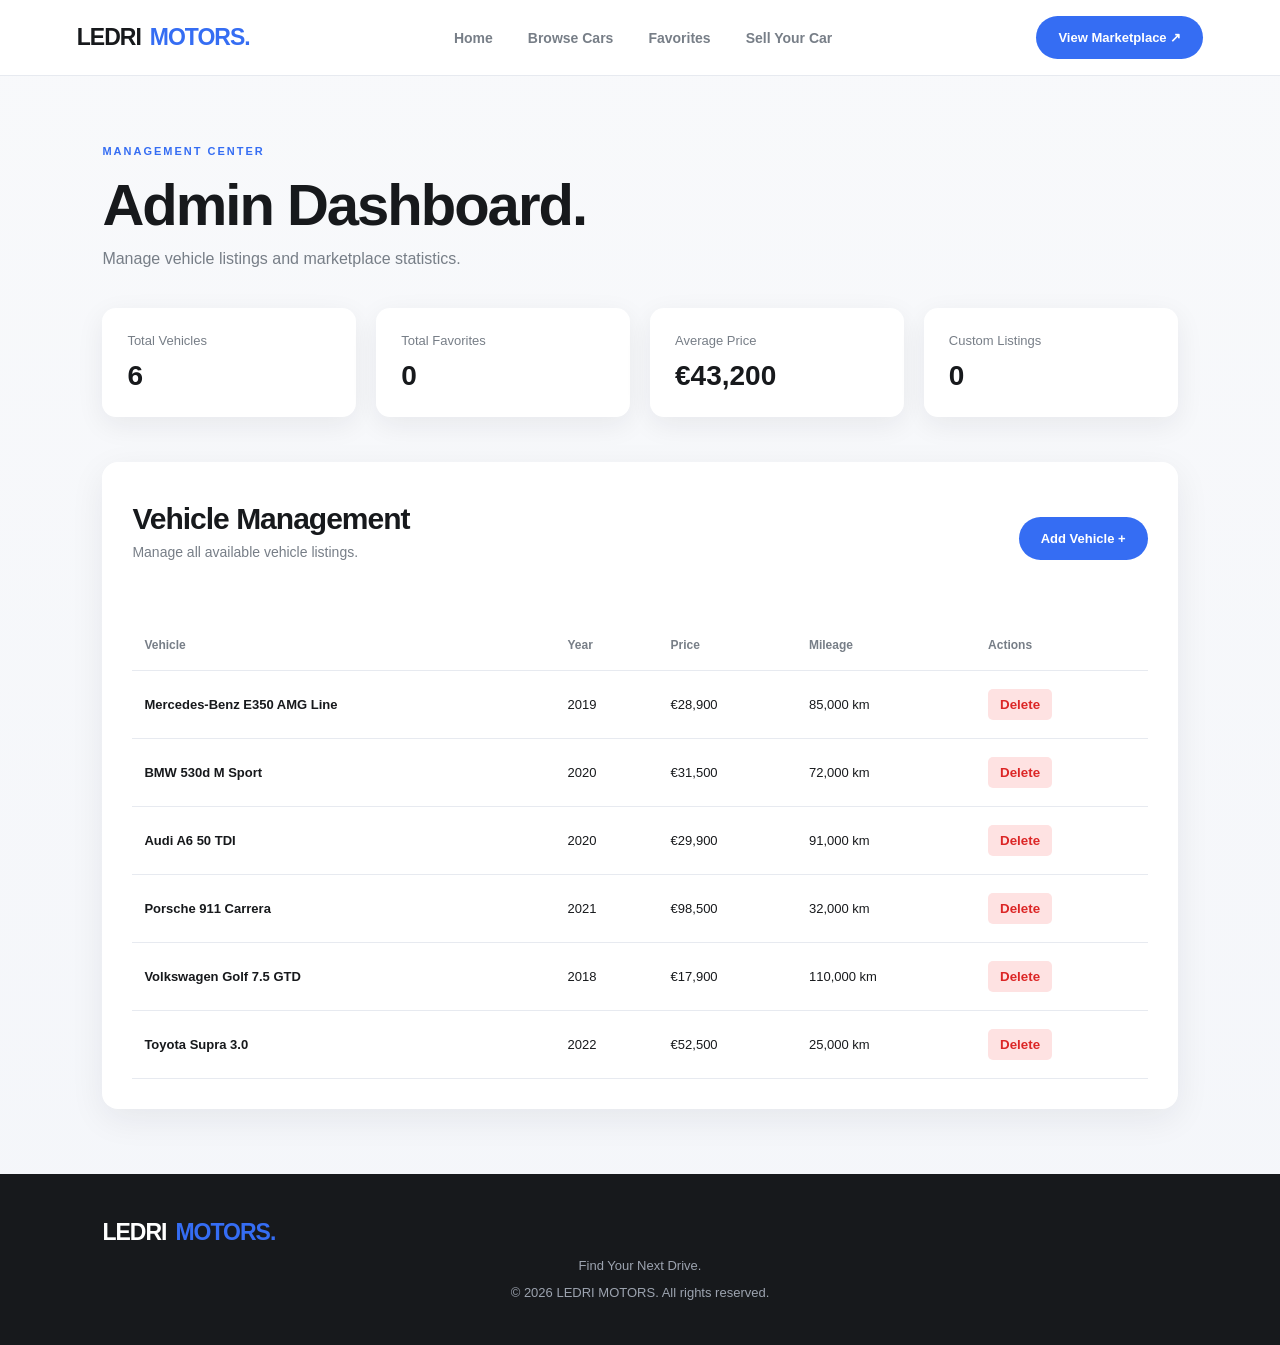
<file: admin.html>
<!DOCTYPE html>
<html lang="en">
<head>
    <meta charset="UTF-8">
    <meta name="viewport" content="width=device-width, initial-scale=1.0">
    <title>Admin Dashboard | LEDRI MOTORS</title>
    <link rel="stylesheet" href="css/style.css">
</head>
<body>

<header class="navbar">
    <a href="index.html" class="logo">LEDRI<span> MOTORS.</span></a>
    <nav>
        <a href="index.html">Home</a>
        <a href="browse.html">Browse Cars</a>
        <a href="favorites.html">Favorites</a>
        <a href="sell.html">Sell Your Car</a>
    </nav>
    <a href="browse.html" class="nav-button">View Marketplace ↗</a>
</header>

<main class="browse-page">

    <section class="browse-header">
        <span class="eyebrow">MANAGEMENT CENTER</span>
        <h1>Admin Dashboard.</h1>
        <p>Manage vehicle listings and marketplace statistics.</p>
    </section>

    <section class="admin-stats">

        <div class="stat-card">
            <p>Total Vehicles</p>
            <h2 id="totalCars">0</h2>
        </div>

        <div class="stat-card">
            <p>Total Favorites</p>
            <h2 id="totalFavorites">0</h2>
        </div>

        <div class="stat-card">
            <p>Average Price</p>
            <h2 id="averagePrice">€0</h2>
        </div>

        <div class="stat-card">
            <p>Custom Listings</p>
            <h2 id="customListings">0</h2>
        </div>

    </section>

    <section class="admin-section">

        <div class="section-heading">
            <div>
                <h2>Vehicle Management</h2>
                <p>Manage all available vehicle listings.</p>
            </div>

            <a href="sell.html" class="primary-button">
                Add Vehicle +
            </a>
        </div>

        <div class="admin-table-wrapper">
            <table class="admin-table">

                <thead>
                    <tr>
                        <th>Vehicle</th>
                        <th>Year</th>
                        <th>Price</th>
                        <th>Mileage</th>
                        <th>Actions</th>
                    </tr>
                </thead>

                <tbody id="adminCars"></tbody>

            </table>
        </div>

    </section>

</main>

<footer>
    <a href="index.html" class="logo">LEDRI<span> MOTORS.</span></a>
    <p>Find Your Next Drive.</p>
    <p>© 2026 LEDRI MOTORS. All rights reserved.</p>
</footer>

<script src="js/animations.js"></script>
<script src="js/data.js"></script>
<script src="js/admin.js"></script>

</body>
</html>
</file>
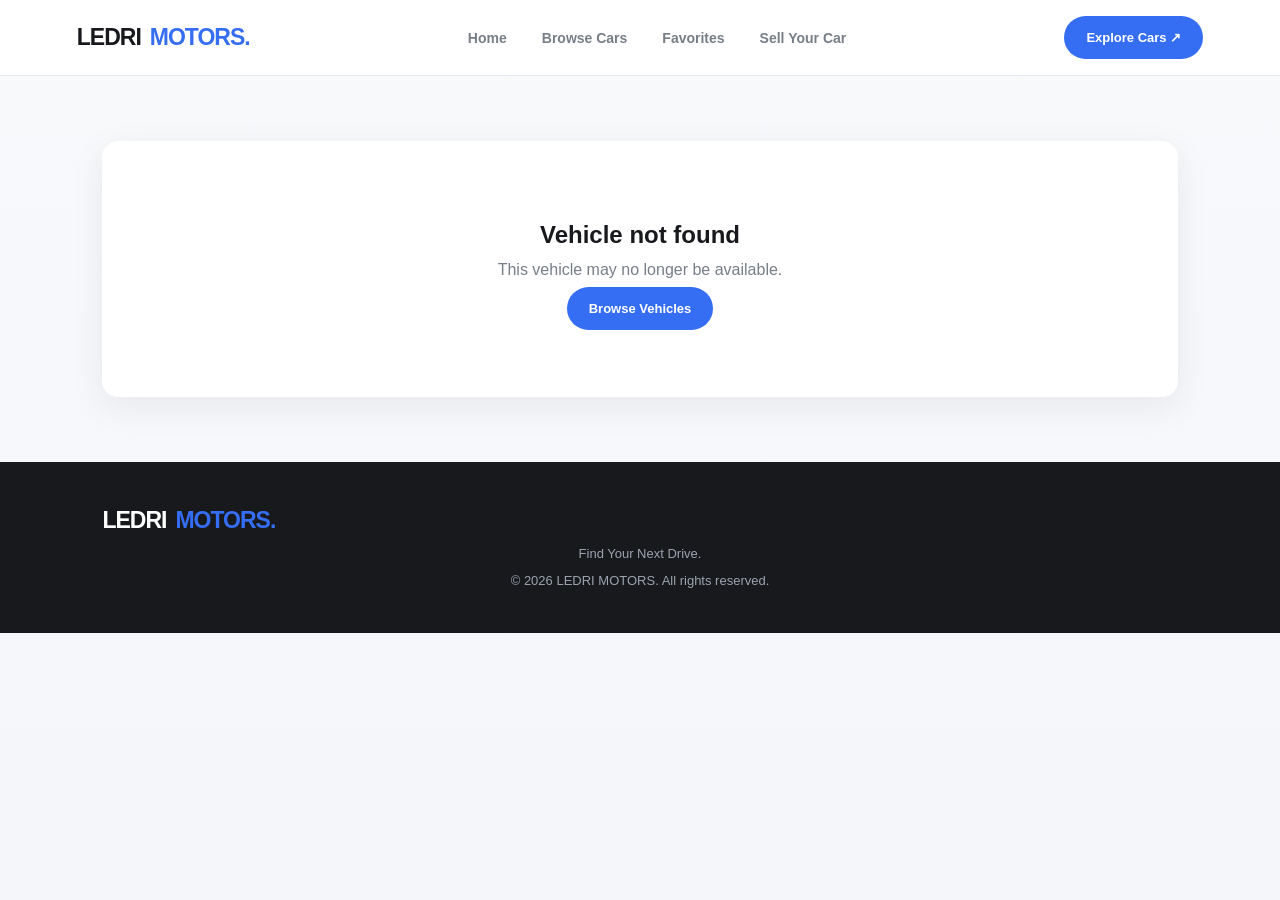
<file: details.html>
<!DOCTYPE html>
<html lang="en">
<head>
    <meta charset="UTF-8">
    <meta name="viewport" content="width=device-width, initial-scale=1.0">
    <title>Vehicle Details | LEDRI MOTORS</title>
    <link rel="stylesheet" href="css/style.css">
</head>
<body>

<header class="navbar">
    <a href="index.html" class="logo">LEDRI<span> MOTORS.</span></a>
    <nav>
        <a href="index.html">Home</a>
        <a href="browse.html">Browse Cars</a>
        <a href="favorites.html">Favorites</a>
        <a href="sell.html">Sell Your Car</a>
    </nav>
    <a href="browse.html" class="nav-button">Explore Cars ↗</a>
</header>

<main class="browse-page">

    <div id="vehicleDetails">
        <p>Loading vehicle...</p>
    </div>

</main>

<footer>
    <a href="index.html" class="logo">LEDRI<span> MOTORS.</span></a>
    <p>Find Your Next Drive.</p>
    <p>© 2026 LEDRI MOTORS. All rights reserved.</p>
</footer>

<script src="js/animations.js"></script>
<script src="js/data.js"></script>
<script src="js/details.js"></script>

</body>
</html>
</file>
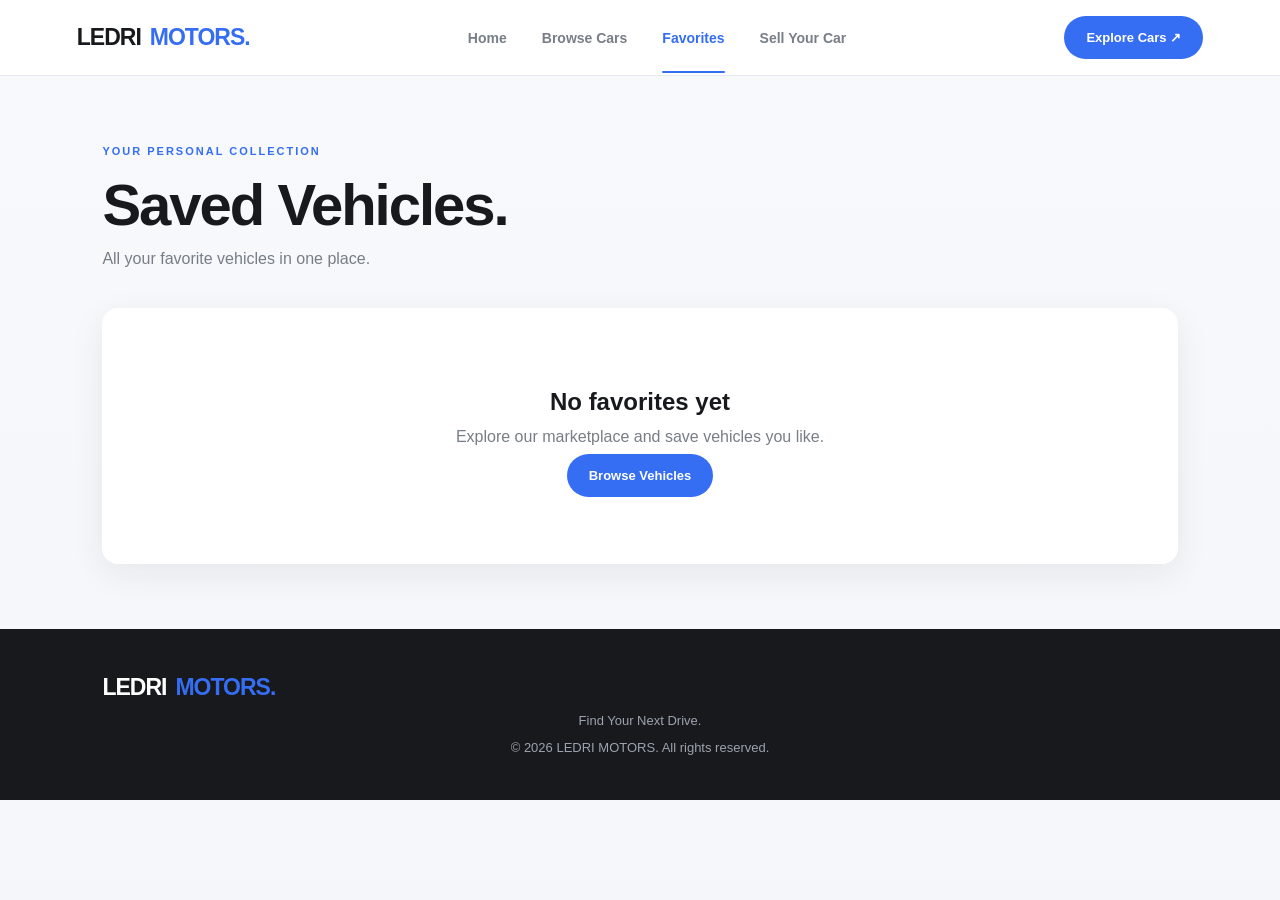
<file: favorites.html>
<!DOCTYPE html>
<html lang="en">
<head>
    <meta charset="UTF-8">
    <meta name="viewport" content="width=device-width, initial-scale=1.0">
    <title>My Favorites | LEDRI MOTORS</title>
    <link rel="stylesheet" href="css/style.css">
</head>
<body>

<header class="navbar">
    <a href="index.html" class="logo">LEDRI<span> MOTORS.</span></a>
    <nav>
        <a href="index.html">Home</a>
        <a href="browse.html">Browse Cars</a>
        <a href="favorites.html" class="active">Favorites</a>
        <a href="sell.html">Sell Your Car</a>
    </nav>
    <a href="browse.html" class="nav-button">Explore Cars ↗</a>
</header>

<main class="browse-page">

    <section class="browse-header">
        <span class="eyebrow">YOUR PERSONAL COLLECTION</span>
        <h1>Saved Vehicles.</h1>
        <p>All your favorite vehicles in one place.</p>
    </section>

    <div class="car-grid" id="favoriteCars"></div>

    <div id="emptyFavorites" class="empty-state" hidden>
        <h2>No favorites yet</h2>
        <p>Explore our marketplace and save vehicles you like.</p>
        <a href="browse.html" class="primary-button">
            Browse Vehicles
        </a>
    </div>

</main>

<footer>
    <a href="index.html" class="logo">LEDRI<span> MOTORS.</span></a>
    <p>Find Your Next Drive.</p>
    <p>© 2026 LEDRI MOTORS. All rights reserved.</p>
</footer>

<script src="js/animations.js"></script>
<script src="js/data.js"></script>
<script src="js/favorites.js"></script>

</body>
</html>
</file>
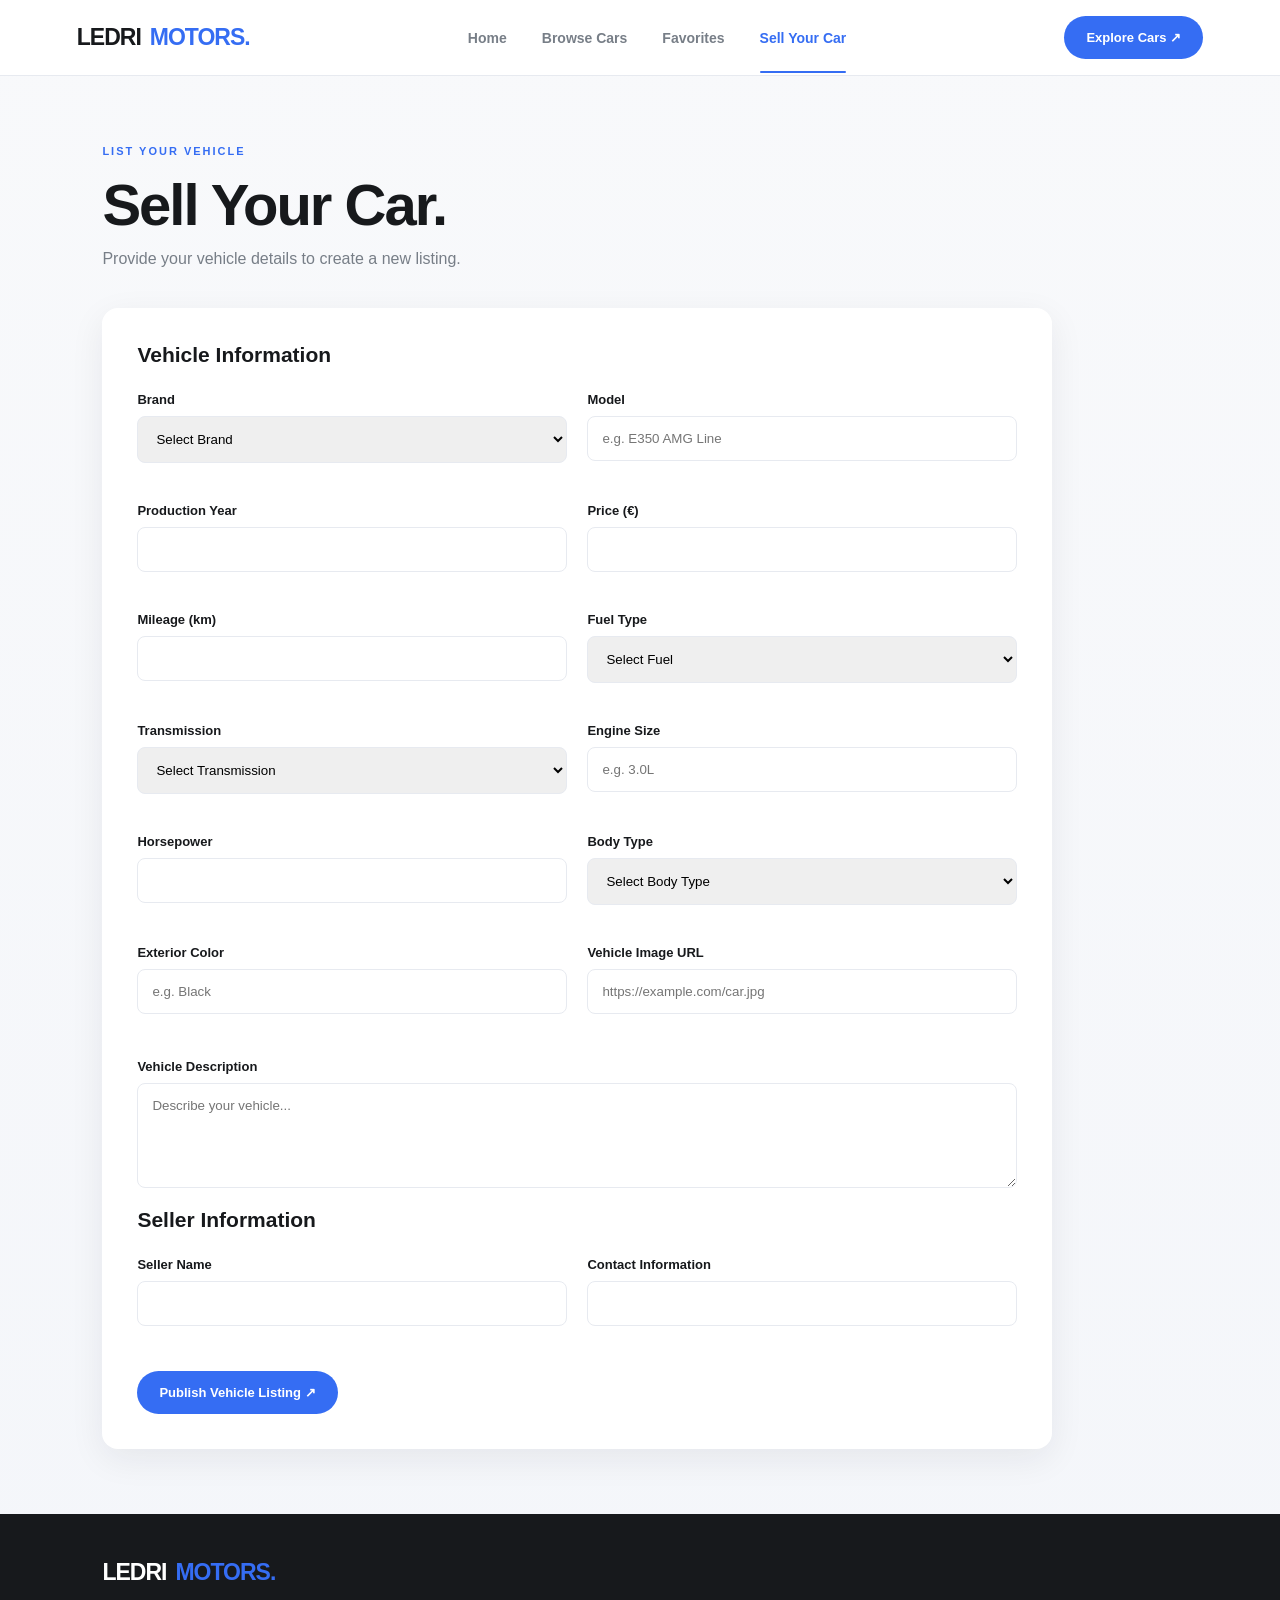
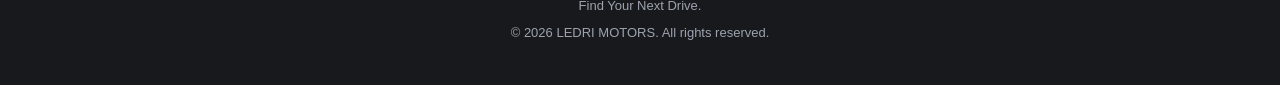
<file: sell.html>
<!DOCTYPE html>
<html lang="en">
<head>
    <meta charset="UTF-8">
    <meta name="viewport" content="width=device-width, initial-scale=1.0">
    <title>Sell Your Car | LEDRI MOTORS</title>
    <link rel="stylesheet" href="css/style.css">
</head>
<body>

<header class="navbar">
    <a href="index.html" class="logo">LEDRI<span> MOTORS.</span></a>
    <nav>
        <a href="index.html">Home</a>
        <a href="browse.html">Browse Cars</a>
        <a href="favorites.html">Favorites</a>
        <a href="sell.html" class="active">Sell Your Car</a>
    </nav>
    <a href="browse.html" class="nav-button">Explore Cars ↗</a>
</header>

<main class="browse-page">

    <section class="browse-header">
        <span class="eyebrow">LIST YOUR VEHICLE</span>
        <h1>Sell Your Car.</h1>
        <p>Provide your vehicle details to create a new listing.</p>
    </section>

    <form id="sellForm" class="sell-form">

        <h2>Vehicle Information</h2>

        <div class="form-grid">

            <div class="form-group">
                <label for="brand">Brand</label>
                <select id="brand" required>
                    <option value="">Select Brand</option>
                    <option>Mercedes-Benz</option>
                    <option>BMW</option>
                    <option>Audi</option>
                    <option>Volkswagen</option>
                    <option>Porsche</option>
                    <option>Toyota</option>
                    <option>Other</option>
                </select>
            </div>

            <div class="form-group">
                <label for="model">Model</label>
                <input id="model" type="text" placeholder="e.g. E350 AMG Line" required>
            </div>

            <div class="form-group">
                <label for="year">Production Year</label>
                <input id="year" type="number" min="1900" max="2026" required>
            </div>

            <div class="form-group">
                <label for="price">Price (€)</label>
                <input id="price" type="number" min="1" required>
            </div>

            <div class="form-group">
                <label for="mileage">Mileage (km)</label>
                <input id="mileage" type="number" min="0" required>
            </div>

            <div class="form-group">
                <label for="fuel">Fuel Type</label>
                <select id="fuel" required>
                    <option value="">Select Fuel</option>
                    <option>Diesel</option>
                    <option>Petrol</option>
                    <option>Hybrid</option>
                    <option>Electric</option>
                </select>
            </div>

            <div class="form-group">
                <label for="transmission">Transmission</label>
                <select id="transmission" required>
                    <option value="">Select Transmission</option>
                    <option>Automatic</option>
                    <option>Manual</option>
                </select>
            </div>

            <div class="form-group">
                <label for="engine">Engine Size</label>
                <input id="engine" type="text" placeholder="e.g. 3.0L" required>
            </div>

            <div class="form-group">
                <label for="horsepower">Horsepower</label>
                <input id="horsepower" type="number" min="1" required>
            </div>

            <div class="form-group">
                <label for="body">Body Type</label>
                <select id="body" required>
                    <option value="">Select Body Type</option>
                    <option>Sedan</option>
                    <option>SUV</option>
                    <option>Coupe</option>
                    <option>Hatchback</option>
                    <option>Wagon</option>
                </select>
            </div>

            <div class="form-group">
                <label for="color">Exterior Color</label>
                <input id="color" type="text" placeholder="e.g. Black" required>
            </div>

            <div class="form-group">
                <label for="image">Vehicle Image URL</label>
                <input id="image" type="url" placeholder="https://example.com/car.jpg" required>
            </div>

        </div>

        <div class="form-group">
            <label for="description">Vehicle Description</label>
            <textarea id="description" rows="5" placeholder="Describe your vehicle..." required></textarea>
        </div>

        <h2>Seller Information</h2>

        <div class="form-grid">

            <div class="form-group">
                <label for="seller">Seller Name</label>
                <input id="seller" type="text" required>
            </div>

            <div class="form-group">
                <label for="contact">Contact Information</label>
                <input id="contact" type="text" required>
            </div>

        </div>

        <button type="submit" class="primary-button">
            Publish Vehicle Listing ↗
        </button>

        <p id="formMessage"></p>

    </form>

</main>

<footer>
    <a href="index.html" class="logo">LEDRI<span> MOTORS.</span></a>
    <p>Find Your Next Drive.</p>
    <p>© 2026 LEDRI MOTORS. All rights reserved.</p>
</footer>

<script src="js/animations.js"></script>
<script src="js/data.js"></script>
<script src="js/sell.js"></script>

</body>
</html>
</file>
<file: css/style.css>
/* vendos rregullat baze qe perdoren ne te gjithe faqen */
* {
    margin: 0;
    padding: 0;
    box-sizing: border-box;
}

:root {
    --background: #f5f6f7;
    --white: #ffffff;
    --dark: #17191c;
    --gray: #777e87;
    --blue: #2563eb;
    --border: #e5e7eb;
}

body {
    font-family: 'DM Sans', sans-serif;
    background: var(--background);
    color: var(--dark);
}

a {
    text-decoration: none;
    color: inherit;
}

button, input, select {
    font-family: inherit;
}

/* rregullon pamjen dhe vendosjen e menys kryesore */

.navbar {
    height: 85px;
    padding: 0 8%;
    display: flex;
    justify-content: space-between;
    align-items: center;
    background: var(--white);
    border-bottom: 1px solid var(--border);
}

.logo {
    display: flex;
    align-items: center;
    gap: 9px;
    font-size: 23px;
    font-weight: 800;
    letter-spacing: -1px;
}

.logo-image {
    width: 42px;
    height: 42px;
    object-fit: cover;
    border-radius: 50%;
}

.logo span {
    color: var(--blue);
}

.navbar nav {
    display: flex;
    gap: 35px;
}

.navbar nav a {
    font-size: 14px;
    font-weight: 600;
    color: var(--gray);
    transition: .2s;
}

.navbar nav a:hover,
.navbar nav a.active {
    color: var(--blue);
}

.nav-button,
.primary-button {
    background: var(--blue);
    color: white;
    padding: 14px 22px;
    border-radius: 6px;
    font-weight: 700;
    font-size: 13px;
    transition: .2s;
}

.nav-button:hover,
.primary-button:hover {
    background: #1d4ed8;
    transform: translateY(-2px);
}

/* krijon pjesen hyrse me imazh, titull dhe statistika */

.hero {
    min-height: 620px;
    padding: 100px 8%;
    display: flex;
    align-items: center;
    color: white;
    background:
        linear-gradient(90deg, rgba(10,15,25,.95), rgba(10,15,25,.35)),
        url('https://images.unsplash.com/photo-1492144534655-ae79c964c9d7?w=1800')
        center/cover no-repeat;
}

.hero-content {
    max-width: 650px;
}

.eyebrow {
    font-size: 11px;
    letter-spacing: 2px;
    font-weight: 800;
    color: var(--blue);
}

.hero .eyebrow {
    color: #93b4ff;
}

.hero h1 {
    font-size: clamp(55px, 7vw, 85px);
    line-height: 1.05;
    margin: 25px 0;
    letter-spacing: -4px;
}

.hero h1 span {
    color: #6392ff;
}

.hero-content > p {
    color: #c4c9d2;
    line-height: 1.8;
    max-width: 460px;
    font-size: 15px;
}

.hero-buttons {
    display: flex;
    gap: 15px;
    margin-top: 35px;
}

.secondary-button {
    border: 1px solid #ffffff70;
    padding: 14px 22px;
    border-radius: 6px;
    font-size: 13px;
    font-weight: 700;
}

.hero-stats {
    display: flex;
    gap: 55px;
    margin-top: 65px;
}

.hero-stats h3 {
    font-size: 25px;
}

.hero-stats p {
    color: #aeb5c1;
    font-size: 12px;
    margin-top: 5px;
}

/* stilizon fushat per kerkimin e automjeteve */

.search-section {
    padding: 65px 8%;
}

.search-heading h2,
.section-heading h2,
.brands-section h2 {
    font-size: 30px;
    margin-top: 10px;
    letter-spacing: -1px;
}

.search-box {
    display: grid;
    grid-template-columns: 2fr 1fr 1fr;
    gap: 12px;
    padding: 20px;
    background: var(--white);
    border: 1px solid var(--border);
    border-radius: 10px;
    margin-top: 25px;
}

.search-box input,
.search-box select {
    padding: 16px;
    border: 1px solid var(--border);
    border-radius: 5px;
    outline: none;
    min-width: 0;
    background: white;
}

.search-box input:focus,
.search-box select:focus {
    border-color: var(--blue);
}

.search-box button {
    border: none;
    border-radius: 5px;
    background: var(--blue);
    color: white;
    font-weight: 700;
    cursor: pointer;
}

/* paraqet kartat dhe informacionin e automjeteve te zgjedhura */

.featured-section {
    padding: 55px 8%;
    background: white;
}

.section-heading {
    display: flex;
    justify-content: space-between;
    align-items: end;
    margin-bottom: 35px;
}

.section-heading p {
    color: var(--gray);
    margin-top: 8px;
    font-size: 14px;
}

.view-all {
    color: var(--blue);
    font-size: 13px;
    font-weight: 700;
}

.car-grid {
    display: grid;
    grid-template-columns: repeat(3, 1fr);
    gap: 25px;
}

.car-card {
    border: 1px solid var(--border);
    border-radius: 10px;
    overflow: hidden;
    background: white;
    transition: .25s;
}

.car-card:hover {
    transform: translateY(-5px);
    box-shadow: 0 12px 30px #0000000d;
}

.car-image {
    width: 100%;
    height: 220px;
    object-fit: cover;
    background: #eee;
}

.car-info {
    padding: 20px;
}

.car-info h3 {
    font-size: 19px;
    margin-bottom: 10px;
}

.car-specs {
    display: flex;
    flex-wrap: wrap;
    gap: 12px;
    color: var(--gray);
    font-size: 12px;
    margin: 15px 0;
}

.car-bottom {
    display: flex;
    justify-content: space-between;
    align-items: center;
    border-top: 1px solid var(--border);
    padding-top: 15px;
}

.car-price {
    font-size: 21px;
    font-weight: 800;
}

.details-link {
    color: var(--blue);
    font-size: 13px;
    font-weight: 700;
}

.favorite-btn {
    background: white;
    border: 1px solid var(--border);
    border-radius: 50%;
    width: 38px;
    height: 38px;
    cursor: pointer;
    font-size: 18px;
}

.favorite-btn.active {
    color: #e11d48;
}

/* paraqet markat si zgjedhje te klikueshme */

.brands-section {
    padding: 80px 8%;
    text-align: center;
}

.brand-grid {
    display: grid;
    grid-template-columns: repeat(3, 1fr);
    gap: 15px;
    margin-top: 35px;
}

.brand-card {
    padding: 30px;
    background: white;
    border: 1px solid var(--border);
    border-radius: 8px;
    font-weight: 800;
    letter-spacing: 1px;
    cursor: pointer;
    transition: .2s;
}

.brand-card:hover {
    color: var(--blue);
    border-color: var(--blue);
    transform: translateY(-3px);
}

/* stilizon pjesen e poshtme te faqes */

footer {
    padding: 45px 8%;
    background: var(--dark);
    color: white;
    text-align: center;
}

footer p {
    color: #9ca3af;
    font-size: 13px;
    margin-top: 12px;
}

/* pershtat menune dhe kartat per ekrane mesatare */

@media (max-width: 900px) {
    .navbar {
        padding: 0 4%;
    }

    .navbar nav {
        gap: 15px;
    }

    .car-grid {
        grid-template-columns: repeat(2, 1fr);
    }
}

/* pershtat faqen kryesore per ekrane te vogla */
@media (max-width: 650px) {
    .navbar {
        height: auto;
        padding: 20px;
        flex-wrap: wrap;
        gap: 20px;
    }

    .navbar nav {
        order: 3;
        width: 100%;
        overflow-x: auto;
        padding-bottom: 5px;
    }

    .nav-button {
        padding: 11px;
    }

    .hero {
        padding: 75px 6%;
        min-height: 550px;
    }

    .hero h1 {
        letter-spacing: -2px;
    }

    .hero-stats {
        gap: 25px;
    }

    .search-section,
    .featured-section,
    .brands-section {
        padding: 45px 5%;
    }

    .search-box {
        grid-template-columns: 1fr;
    }

    .car-grid {
        grid-template-columns: 1fr;
    }

    .brand-grid {
        grid-template-columns: repeat(2, 1fr);
    }

    .section-heading {
        align-items: start;
        flex-direction: column;
        gap: 15px;
    }
}

/* rregullon faqen ku shfaqen te gjitha automjetet */

.browse-page {
    padding: 65px 8%;
}

.vehicle-detail {
    display: grid;
    grid-template-columns: minmax(0, 1.2fr) minmax(280px, 1fr);
    gap: 35px;
    padding: 30px;
    background: white;
    border: 1px solid var(--border);
    border-radius: 10px;
}

.vehicle-detail-image {
    width: 100%;
    min-height: 320px;
    max-height: 520px;
    object-fit: cover;
    border-radius: 6px;
    background: #eee;
}

.vehicle-detail-info {
    align-self: center;
}

.vehicle-detail-info h1 {
    margin: 20px 0 12px;
    font-size: 32px;
}

.vehicle-detail-price {
    font-size: 25px;
    font-weight: 800;
}

.vehicle-specifications {
    display: grid;
    grid-template-columns: repeat(2, minmax(0, 1fr));
    gap: 18px;
    margin-top: 25px;
}

.vehicle-specifications dt {
    color: var(--gray);
    font-size: 12px;
}

.vehicle-specifications dd {
    margin-top: 4px;
    font-weight: 700;
}

.browse-header {
    margin-bottom: 40px;
}

.browse-header h1 {
    font-size: 45px;
    letter-spacing: -2px;
    margin: 12px 0;
}

.browse-header p {
    color: var(--gray);
}

.browse-layout {
    display: grid;
    grid-template-columns: 260px 1fr;
    gap: 35px;
    align-items: start;
}

/* stilizon panelin anesor me filtrat e kerkimit */

.filter-sidebar {
    background: white;
    border: 1px solid var(--border);
    border-radius: 10px;
    padding: 25px;
}

.filter-heading {
    display: flex;
    justify-content: space-between;
    align-items: center;
    margin-bottom: 25px;
}

.filter-heading h2 {
    font-size: 20px;
}

.filter-heading button {
    border: none;
    background: none;
    color: var(--blue);
    cursor: pointer;
    font-weight: 700;
}

.filter-group {
    display: flex;
    flex-direction: column;
    gap: 10px;
    margin-bottom: 23px;
}

.filter-group label {
    font-size: 13px;
    font-weight: 700;
}

.filter-group input,
.filter-group select {
    width: 100%;
    padding: 12px;
    border: 1px solid var(--border);
    border-radius: 5px;
    outline: none;
    background: white;
}

.filter-group input:focus,
.filter-group select:focus {
    border-color: var(--blue);
}

.price-inputs {
    display: grid;
    grid-template-columns: 1fr 1fr;
    gap: 8px;
}

/* paraqet numrin, renditjen dhe gjendjen pa rezultate */

.results-heading {
    display: flex;
    justify-content: space-between;
    align-items: center;
    margin-bottom: 25px;
    gap: 15px;
}

.results-heading h2 {
    font-size: 23px;
}

.results-heading p {
    color: var(--gray);
    font-size: 13px;
    margin-top: 5px;
}

.results-heading select {
    padding: 12px;
    border: 1px solid var(--border);
    border-radius: 5px;
    background: white;
}

.empty-state {
    text-align: center;
    padding: 80px 20px;
    background: white;
    border-radius: 10px;
    border: 1px solid var(--border);
}

.empty-state p {
    color: var(--gray);
    margin: 12px 0 20px;
}

.empty-state button {
    background: var(--blue);
    color: white;
    padding: 12px 20px;
    border: none;
    border-radius: 5px;
    cursor: pointer;
}

/* pershtat pamjen e shfletimit ne ekrane me te ngushta */
@media (max-width: 900px) {
    .browse-layout {
        grid-template-columns: 1fr;
    }

    .browse-page {
        padding: 45px 5%;
    }

    .vehicle-detail {
        grid-template-columns: 1fr;
    }
}

@media (max-width: 600px) {
    .browse-header h1 {
        font-size: 34px;
    }

    .results-heading {
        align-items: flex-start;
        flex-direction: column;
    }

    .vehicle-detail {
        padding: 20px;
    }

    .vehicle-detail-image {
        min-height: 220px;
    }
}


/* stilizon formularin per shitjen e nje automjeti */

.sell-form {
    background: white;
    padding: 35px;
    border: 1px solid var(--border);
    border-radius: 10px;
    max-width: 950px;
}

.sell-form h2 {
    font-size: 21px;
    margin-bottom: 25px;
}

.form-grid {
    display: grid;
    grid-template-columns: repeat(2, 1fr);
    gap: 20px;
    margin-bottom: 25px;
}

.form-group {
    display: flex;
    flex-direction: column;
    gap: 9px;
    margin-bottom: 20px;
}

.form-group label {
    font-size: 13px;
    font-weight: 700;
}

.form-group input,
.form-group select,
.form-group textarea {
    width: 100%;
    padding: 14px;
    border: 1px solid var(--border);
    border-radius: 5px;
    font-family: inherit;
    outline: none;
}

.form-group input:focus,
.form-group select:focus,
.form-group textarea:focus {
    border-color: var(--blue);
}

.sell-form button {
    border: none;
    cursor: pointer;
}

/* paraqet kartat statistikore dhe tabelen e administrimit */

.admin-stats {
    display: grid;
    grid-template-columns: repeat(4, 1fr);
    gap: 20px;
    margin-bottom: 45px;
}

.stat-card {
    background: white;
    border: 1px solid var(--border);
    border-radius: 10px;
    padding: 25px;
}

.stat-card p {
    color: var(--gray);
    font-size: 13px;
}

.stat-card h2 {
    font-size: 28px;
    margin-top: 12px;
}

.admin-section {
    background: white;
    padding: 30px;
    border: 1px solid var(--border);
    border-radius: 10px;
}

.admin-table-wrapper {
    overflow-x: auto;
}

.admin-table {
    width: 100%;
    border-collapse: collapse;
    text-align: left;
    margin-top: 25px;
}

.admin-table th,
.admin-table td {
    padding: 18px 12px;
    border-bottom: 1px solid var(--border);
    white-space: nowrap;
}

.admin-table th {
    color: var(--gray);
    font-size: 12px;
}

.admin-table td {
    font-size: 13px;
}

.admin-table button {
    border: none;
    padding: 8px 12px;
    border-radius: 5px;
    cursor: pointer;
    font-weight: 600;
}

.edit-btn {
    background: #dbeafe;
    color: #1d4ed8;
}

.delete-btn {
    background: #fee2e2;
    color: #dc2626;
}

/* vendos kartat dhe formularin ne kolona me te ngushta */
@media (max-width: 750px) {
    .admin-stats {
        grid-template-columns: repeat(2, 1fr);
    }

    .form-grid {
        grid-template-columns: 1fr;
    }

    .sell-form,
    .admin-section {
        padding: 20px;
    }
}

body {
    animation: page-fade-in 450ms ease-out both;
}

html {
    scroll-behavior: smooth;
}

.navbar {
    position: sticky;
    top: 0;
    z-index: 20;
    background: rgba(255, 255, 255, .96);
    backdrop-filter: blur(0);
    -webkit-backdrop-filter: blur(0);
    transition: background-color 300ms ease, box-shadow 300ms ease,
        backdrop-filter 300ms ease, -webkit-backdrop-filter 300ms ease;
}

.navbar.is-scrolled {
    background: rgba(255, 255, 255, .82);
    backdrop-filter: blur(14px);
    -webkit-backdrop-filter: blur(14px);
    box-shadow: 0 8px 24px rgba(23, 25, 28, .08);
}

.navbar nav a,
.view-all,
.details-link {
    transition: color 220ms ease;
}

.hero-content > * {
    animation: hero-enter 600ms cubic-bezier(.2, .7, .2, 1) both;
}

.hero-content > :nth-child(1) { animation-delay: 80ms; }
.hero-content > :nth-child(2) { animation-delay: 150ms; }
.hero-content > :nth-child(3) { animation-delay: 230ms; }
.hero-content > :nth-child(4) { animation-delay: 310ms; }
.hero-content > :nth-child(5) { animation-delay: 390ms; }

.secondary-button,
.search-box button,
.empty-state button,
.filter-heading button,
.brand-card,
.primary-button,
.nav-button,
.favorite-btn,
.admin-table button {
    transition: color 220ms ease, background-color 220ms ease,
        border-color 220ms ease, box-shadow 250ms ease, transform 220ms ease;
}

.secondary-button:hover {
    border-color: #fff;
    background: rgba(255, 255, 255, .1);
    transform: translateY(-2px);
}

.secondary-button:active,
.search-box button:active,
.empty-state button:active,
.filter-heading button:active,
.brand-card:active,
.primary-button:active,
.nav-button:active,
.admin-table button:active {
    transform: translateY(0) scale(.98);
}

.search-box input,
.search-box select,
.filter-group input,
.filter-group select,
.results-heading select,
.form-group input,
.form-group select,
.form-group textarea {
    transition: border-color 220ms ease, box-shadow 220ms ease;
}

.search-box input:focus,
.search-box select:focus,
.filter-group input:focus,
.filter-group select:focus,
.form-group input:focus,
.form-group select:focus,
.form-group textarea:focus,
.results-heading select:focus {
    box-shadow: 0 0 0 3px rgba(37, 99, 235, .12);
}

.car-card {
    transition: transform 380ms cubic-bezier(.2, .7, .2, 1),
        box-shadow 380ms ease, border-color 300ms ease;
}

.car-card:hover {
    border-color: #d7dce4;
    box-shadow: 0 18px 38px rgba(23, 25, 28, .12);
}

.car-image {
    display: block;
    transition: transform 600ms cubic-bezier(.2, .7, .2, 1);
}

.car-card:hover .car-image {
    transform: scale(1.045);
}

.favorite-btn {
    color: var(--gray);
}

.favorite-btn:hover {
    border-color: #fda4af;
    color: #e11d48;
    transform: scale(1.06);
}

.favorite-btn:active {
    transform: scale(.92);
}

.favorite-btn.active {
    color: #e11d48;
}

.favorite-btn.is-animating {
    animation: favorite-pop 380ms cubic-bezier(.2, .7, .2, 1);
}

.motion-ready .motion-reveal {
    opacity: 0;
    transform: translateY(24px);
    transition: opacity 550ms cubic-bezier(.2, .7, .2, 1),
        transform 550ms cubic-bezier(.2, .7, .2, 1);
}

.motion-ready .motion-reveal.is-visible {
    opacity: 1;
    transform: translateY(0);
}

.motion-ready .car-card {
    transition-delay: var(--motion-delay, 0ms);
}

.motion-ready .car-card:hover {
    transition-delay: 0ms;
}

@keyframes page-fade-in {
    from { opacity: 0; }
    to { opacity: 1; }
}

@keyframes hero-enter {
    from {
        opacity: 0;
        transform: translateY(18px);
    }
    to {
        opacity: 1;
        transform: translateY(0);
    }
}

@keyframes favorite-pop {
    0% { transform: scale(.88); }
    55% { transform: scale(1.16); }
    100% { transform: scale(1); }
}

@media (prefers-reduced-motion: reduce) {
    *,
    *::before,
    *::after {
        scroll-behavior: auto !important;
        animation-duration: .01ms !important;
        animation-iteration-count: 1 !important;
        transition-duration: .01ms !important;
    }

    body {
        animation: none;
    }

    .motion-ready .motion-reveal {
        opacity: 1;
        transform: none;
    }
}

/* Modern marketplace polish */
:root {
    --ink: #111827;
    --muted: #687181;
    --blue: #356df3;
    --surface: #f4f6fa;
    --border: #e7eaf0;
}

body {
    min-height: 100vh;
    background: linear-gradient(180deg, #f8f9fb 0, var(--surface) 100%);
}

.navbar {
    height: 76px;
    padding-inline: clamp(20px, 6vw, 96px);
}

.navbar nav a {
    position: relative;
}

.navbar nav a.active::after {
    content: "";
    position: absolute;
    left: 0;
    right: 0;
    bottom: -27px;
    height: 2px;
    border-radius: 2px;
    background: var(--blue);
}

.nav-button,
.primary-button,
.search-box button,
.empty-state button {
    border-radius: 999px;
}

.hero {
    min-height: 590px;
    background:
        linear-gradient(90deg, rgba(8, 13, 23, .94) 0%, rgba(8, 13, 23, .58) 58%, rgba(8, 13, 23, .12) 100%),
        url('https://images.unsplash.com/photo-1492144534655-ae79c964c9d7?auto=format&fit=crop&w=1800&q=88')
        center 58%/cover no-repeat;
}

.hero h1 {
    max-width: 620px;
    font-size: clamp(58px, 6.8vw, 92px);
}

.hero-content > p {
    max-width: 520px;
    font-size: 16px;
}

.search-section,
.featured-section,
.brands-section,
.browse-page,
footer {
    padding-inline: clamp(20px, 8vw, 128px);
}

.search-section {
    position: relative;
    z-index: 2;
    margin-top: -42px;
    padding-top: 0;
}

.search-heading {
    display: none;
}

.search-box {
    box-shadow: 0 18px 50px rgba(24, 31, 44, .11);
}

.car-grid {
    gap: 22px;
}

.car-card {
    border: 0;
    border-radius: 16px;
    box-shadow: 0 8px 28px rgba(25, 34, 49, .07);
}

.car-card:hover {
    box-shadow: 0 20px 45px rgba(25, 34, 49, .14);
}

.car-image {
    height: 230px;
}

.car-info {
    padding: 22px;
}

.car-info h3 {
    min-height: 48px;
}

.car-bottom {
    display: grid;
    grid-template-columns: 1fr auto auto;
    gap: 12px;
}

.favorite-btn {
    grid-column: 3;
}

.brand-card {
    border-radius: 12px;
    min-height: 96px;
}

.browse-header {
    max-width: 760px;
}

.browse-header h1 {
    font-size: clamp(38px, 5vw, 58px);
}

.filter-sidebar,
.vehicle-detail,
.sell-form,
.admin-section,
.empty-state {
    border: 0;
    border-radius: 16px;
    box-shadow: 0 10px 35px rgba(25, 34, 49, .07);
}

.filter-group input,
.filter-group select,
.form-group input,
.form-group select,
.form-group textarea,
.search-box input,
.search-box select,
.results-heading select {
    border-radius: 8px;
}

.vehicle-detail {
    box-shadow: 0 16px 45px rgba(25, 34, 49, .09);
}

.vehicle-description {
    margin-top: 18px;
    color: var(--muted);
    line-height: 1.75;
}

.stat-card {
    border: 0;
    border-radius: 14px;
    box-shadow: 0 8px 28px rgba(25, 34, 49, .07);
}

.custom-badge {
    display: inline-block;
    margin-left: 8px;
    padding: 4px 8px;
    border-radius: 999px;
    background: #e8efff;
    color: #315dcc;
    font-size: 10px;
    font-weight: 800;
    text-transform: uppercase;
}

.form-message {
    margin-top: 18px;
    padding: 12px 14px;
    border-radius: 8px;
}

.form-message.success {
    color: #13783d !important;
    background: #edf9f1;
}

footer {
    border-radius: 0;
}

@media (max-width: 900px) {
    .navbar nav {
        overflow-x: auto;
    }

    .navbar nav a.active::after {
        bottom: -8px;
    }

    .search-section {
        margin-top: 0;
        padding-top: 36px;
    }
}

@media (max-width: 650px) {
    .navbar {
        height: auto;
        padding-block: 14px;
    }

    .navbar nav {
        gap: 22px;
    }

    .hero {
        min-height: 530px;
        background:
            linear-gradient(90deg, rgba(8, 13, 23, .92), rgba(8, 13, 23, .38)),
            url('https://images.unsplash.com/photo-1492144534655-ae79c964c9d7?auto=format&fit=crop&w=900&q=82')
            center/cover no-repeat;
    }

    .hero h1 {
        font-size: 52px;
    }

    .hero-stats {
        width: 100%;
        justify-content: space-between;
    }

    .hero-stats h3 {
        font-size: 21px;
    }

    .car-info h3 {
        min-height: 0;
    }
}
</file>
